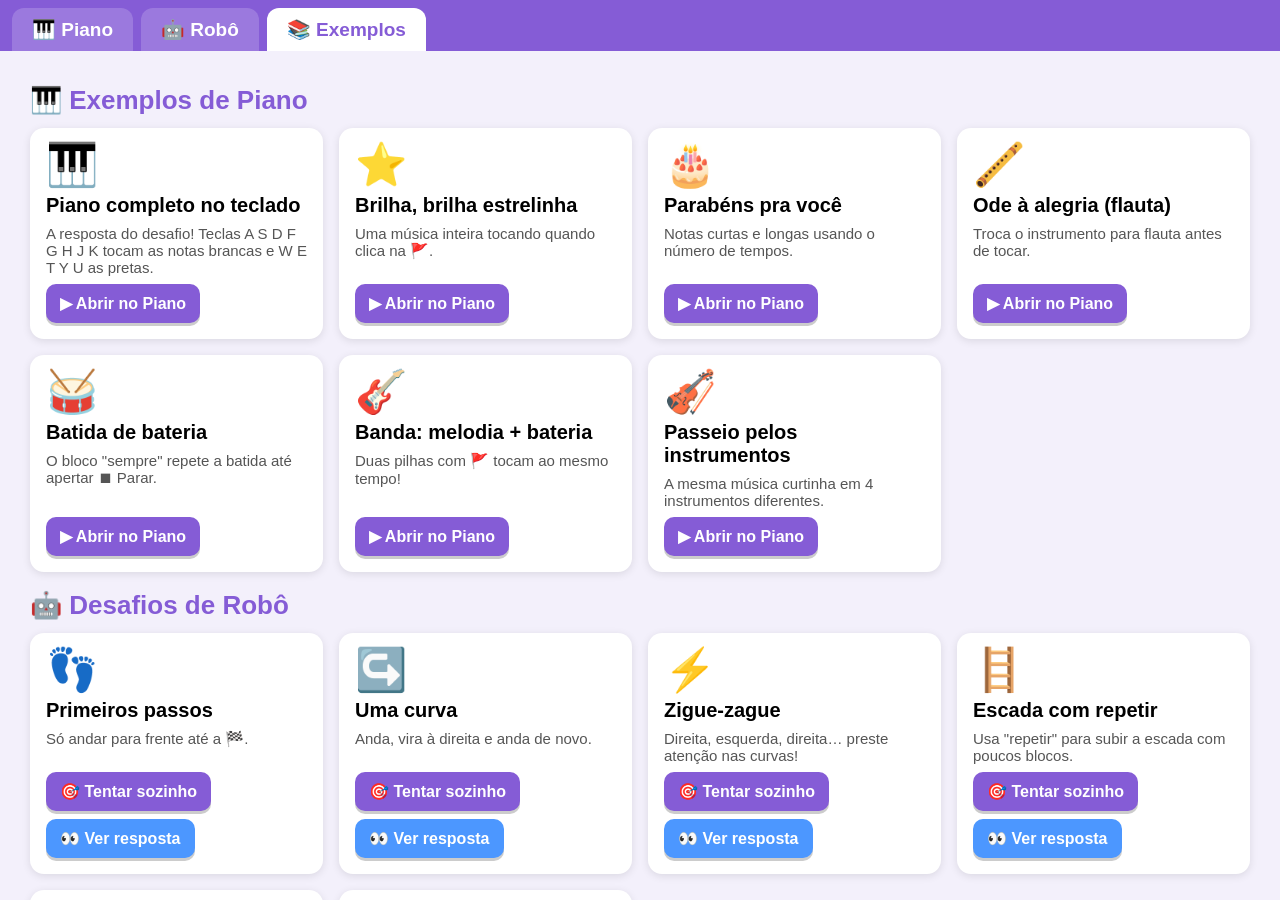
<file: exemplos.html>
<!DOCTYPE html>
<html lang="pt-BR">
<head>
<meta charset="UTF-8">
<meta name="viewport" content="width=device-width, initial-scale=1">
<title>Exemplos — Piano e Robô</title>
<link rel="stylesheet" href="style.css">
</head>
<body>
<header>
  <a class="tab" href="index.html">🎹 Piano</a>
  <a class="tab" href="robo.html">🤖 Robô</a>
  <a class="tab active" href="exemplos.html">📚 Exemplos</a>
  <span class="spacer"></span>
</header>
<div class="exwrap">
  <h2>🎹 Exemplos de Piano</h2>
  <div id="pianoCards" class="cards"></div>
  <h2>🤖 Desafios de Robô</h2>
  <div id="roboCards" class="cards"></div>
</div>
<script src="examples.js"></script>
<script>
const pDiv = document.getElementById("pianoCards");
for (const [id, ex] of Object.entries(PIANO_EXAMPLES)) {
  const card = document.createElement("div");
  card.className = "card";
  card.innerHTML = `<div class="emo">${ex.emoji}</div><h3>${ex.title}</h3><p>${ex.desc}</p>
    <div class="btns"><button>▶ Abrir no Piano</button></div>`;
  card.querySelector("button").onclick = () => location.href = "index.html?exemplo=" + id;
  pDiv.appendChild(card);
}

const rDiv = document.getElementById("roboCards");
for (const [id, ex] of Object.entries(ROBO_EXAMPLES)) {
  const card = document.createElement("div");
  card.className = "card";
  card.innerHTML = `<div class="emo">${ex.emoji}</div><h3>${ex.title}</h3><p>${ex.desc}</p>
    <div class="btns"><button>🎯 Tentar sozinho</button><button class="alt">👀 Ver resposta</button></div>`;
  const [tryBtn, solBtn] = card.querySelectorAll("button");
  tryBtn.onclick = () => location.href = "robo.html?exemplo=" + id + "&resposta=0";
  solBtn.onclick = () => location.href = "robo.html?exemplo=" + id;
  rDiv.appendChild(card);
}
</script>
</body>
</html>
</file>
<file: style.css>
* { box-sizing: border-box; }
html, body { margin: 0; height: 100%; font-family: "Segoe UI", Arial, sans-serif; }
body { display: flex; flex-direction: column; }

/* ---------- Cabeçalho e abas ---------- */
header {
  background: #855cd6; color: #fff; padding: 8px 12px 0;
  display: flex; align-items: flex-end; gap: 8px; flex-wrap: wrap;
}
header button {
  border: none; border-radius: 8px; padding: 8px 14px; font-size: 16px; font-weight: 600;
  cursor: pointer; background: #fff; color: #333; margin-bottom: 8px;
}
header button:hover { filter: brightness(0.92); }
.tab {
  color: #fff; text-decoration: none; font-weight: bold; font-size: 19px;
  padding: 10px 20px; border-radius: 12px 12px 0 0; background: rgba(255,255,255,.18);
}
.tab.active { background: #fff; color: #855cd6; }
.tab:hover:not(.active) { background: rgba(255,255,255,.32); }
.spacer { flex: 1; }

main { flex: 1; display: flex; min-height: 0; }
#blocklyDiv { flex: 1; min-width: 0; }
aside {
  width: 430px; padding: 12px; background: #f3f0fb; overflow-y: auto;
  border-left: 2px solid #ddd; display: flex; flex-direction: column; gap: 10px;
}
body.robo aside { width: 520px; }

/* ---------- Categorias dos blocos (maiores) ---------- */
#blocklyDiv .blocklyToolboxDiv { background: #fff; padding: 8px 4px; border-right: 2px solid #e5e0f5; }
#blocklyDiv .blocklyTreeRow {
  height: auto; line-height: 1.2; padding: 14px 16px 14px 10px; margin: 6px 6px;
  border-radius: 10px; border-left-width: 12px !important;
  background: color-mix(in srgb, var(--cat, #ccc) 22%, white);
}
#blocklyDiv .blocklyTreeLabel { font: bold 18px "Segoe UI", Arial, sans-serif; color: #333; }
#blocklyDiv .blocklyTreeSelected .blocklyTreeLabel { color: #fff; }

/* ---------- Área de rodar ---------- */
#stageWrap { display: flex; flex-direction: column; gap: 10px; }
.runbar { display: flex; gap: 10px; align-items: stretch; }
.bigbtn {
  border: none; border-radius: 12px; font-size: 22px; font-weight: bold; color: #fff;
  padding: 12px 18px; cursor: pointer; box-shadow: 0 4px 0 rgba(0,0,0,.25);
}
.bigbtn:active { transform: translateY(3px); box-shadow: 0 1px 0 rgba(0,0,0,.25); }
.bigbtn.go { background: #43a047; flex: 1; font-size: 26px; }
.bigbtn.stop { background: #e53935; }
.bigbtn.fsbtn { background: #855cd6; }
.bigbtn.back { background: #855cd6; display: none; }
#status {
  padding: 10px 12px; background: #fff; border-radius: 10px; font-size: 18px; font-weight: 600;
  min-height: 46px; border: 2px solid #e5e0f5;
}
.autofs { font-size: 14px; color: #555; cursor: pointer; }

/* ---------- Tela cheia ---------- */
body.fs #stageWrap {
  position: fixed; inset: 0; z-index: 1000; background: #2b2141;
  align-items: center; justify-content: center; padding: 20px; gap: 18px;
}
body.fs .runbar, body.fs #status { width: min(96vw, 1100px); }
body.fs #status { font-size: 30px; text-align: center; }
body.fs .bigbtn { font-size: 28px; padding: 14px 26px; }
body.fs .bigbtn.back { display: block; }
body.fs .bigbtn.fsbtn, body.fs .autofs { display: none; }

/* ---------- Piano ---------- */
#piano { position: relative; width: 100%; height: 190px; user-select: none; }
body.fs #piano { width: min(96vw, 1400px); height: 60vh; }
.key {
  position: absolute; top: 0; border: 1px solid #333; border-radius: 0 0 6px 6px;
  cursor: pointer; display: flex; align-items: flex-end; justify-content: center;
  font-size: 11px; padding-bottom: 4px; transition: background .05s;
}
.key.white { background: #fff; height: 100%; z-index: 1; color: #555; }
.key.black { background: #222; height: 62%; z-index: 2; color: #ccc; font-size: 9px; }
body.fs .key.white { font-size: 24px; padding-bottom: 14px; }
body.fs .key.black { font-size: 15px; padding-bottom: 10px; }
.key.white.on { background: #ffd54f; }
.key.black.on { background: #ff9800; }

/* ---------- Robô ---------- */
#stage {
  display: block; width: 100%; height: auto; aspect-ratio: 514 / 354;
  border-radius: 10px; border: 4px solid #f2c94c; background: #7cc576;
}
body.fs #stage { width: min(96vw, calc((100vh - 230px) * 514 / 354)); }
.row { display: flex; gap: 8px; align-items: center; flex-wrap: wrap; font-size: 15px; }
.row button, .row select {
  padding: 6px 10px; font-size: 15px; border-radius: 8px; border: 1px solid #aaa; cursor: pointer; background: #fff;
}

/* ---------- Ajuda ---------- */
#help { background: #fff; border-radius: 10px; padding: 4px 14px; font-size: 15px; }
#help.hidden { display: none; }
#help code { background: #eee; padding: 2px 4px; border-radius: 4px; }

/* ---------- Exemplos ---------- */
.exwrap { flex: 1; overflow-y: auto; padding: 16px 30px 40px; background: #f3f0fb; }
.exwrap h2 { color: #855cd6; font-size: 26px; margin: 18px 0 12px; }
.cards { display: grid; grid-template-columns: repeat(auto-fill, minmax(270px, 1fr)); gap: 16px; }
.card {
  background: #fff; border-radius: 14px; padding: 16px; box-shadow: 0 2px 8px rgba(0,0,0,.1);
  display: flex; flex-direction: column; gap: 8px;
}
.card .emo { font-size: 42px; line-height: 1; }
.card h3 { margin: 0; font-size: 20px; }
.card p { margin: 0; color: #555; flex: 1; font-size: 15px; }
.card .btns { display: flex; gap: 8px; flex-wrap: wrap; }
.card button {
  border: none; border-radius: 10px; padding: 10px 14px; font-size: 16px; font-weight: bold;
  cursor: pointer; color: #fff; background: #855cd6; box-shadow: 0 3px 0 rgba(0,0,0,.2);
}
.card button.alt { background: #4C97FF; }
</file>
